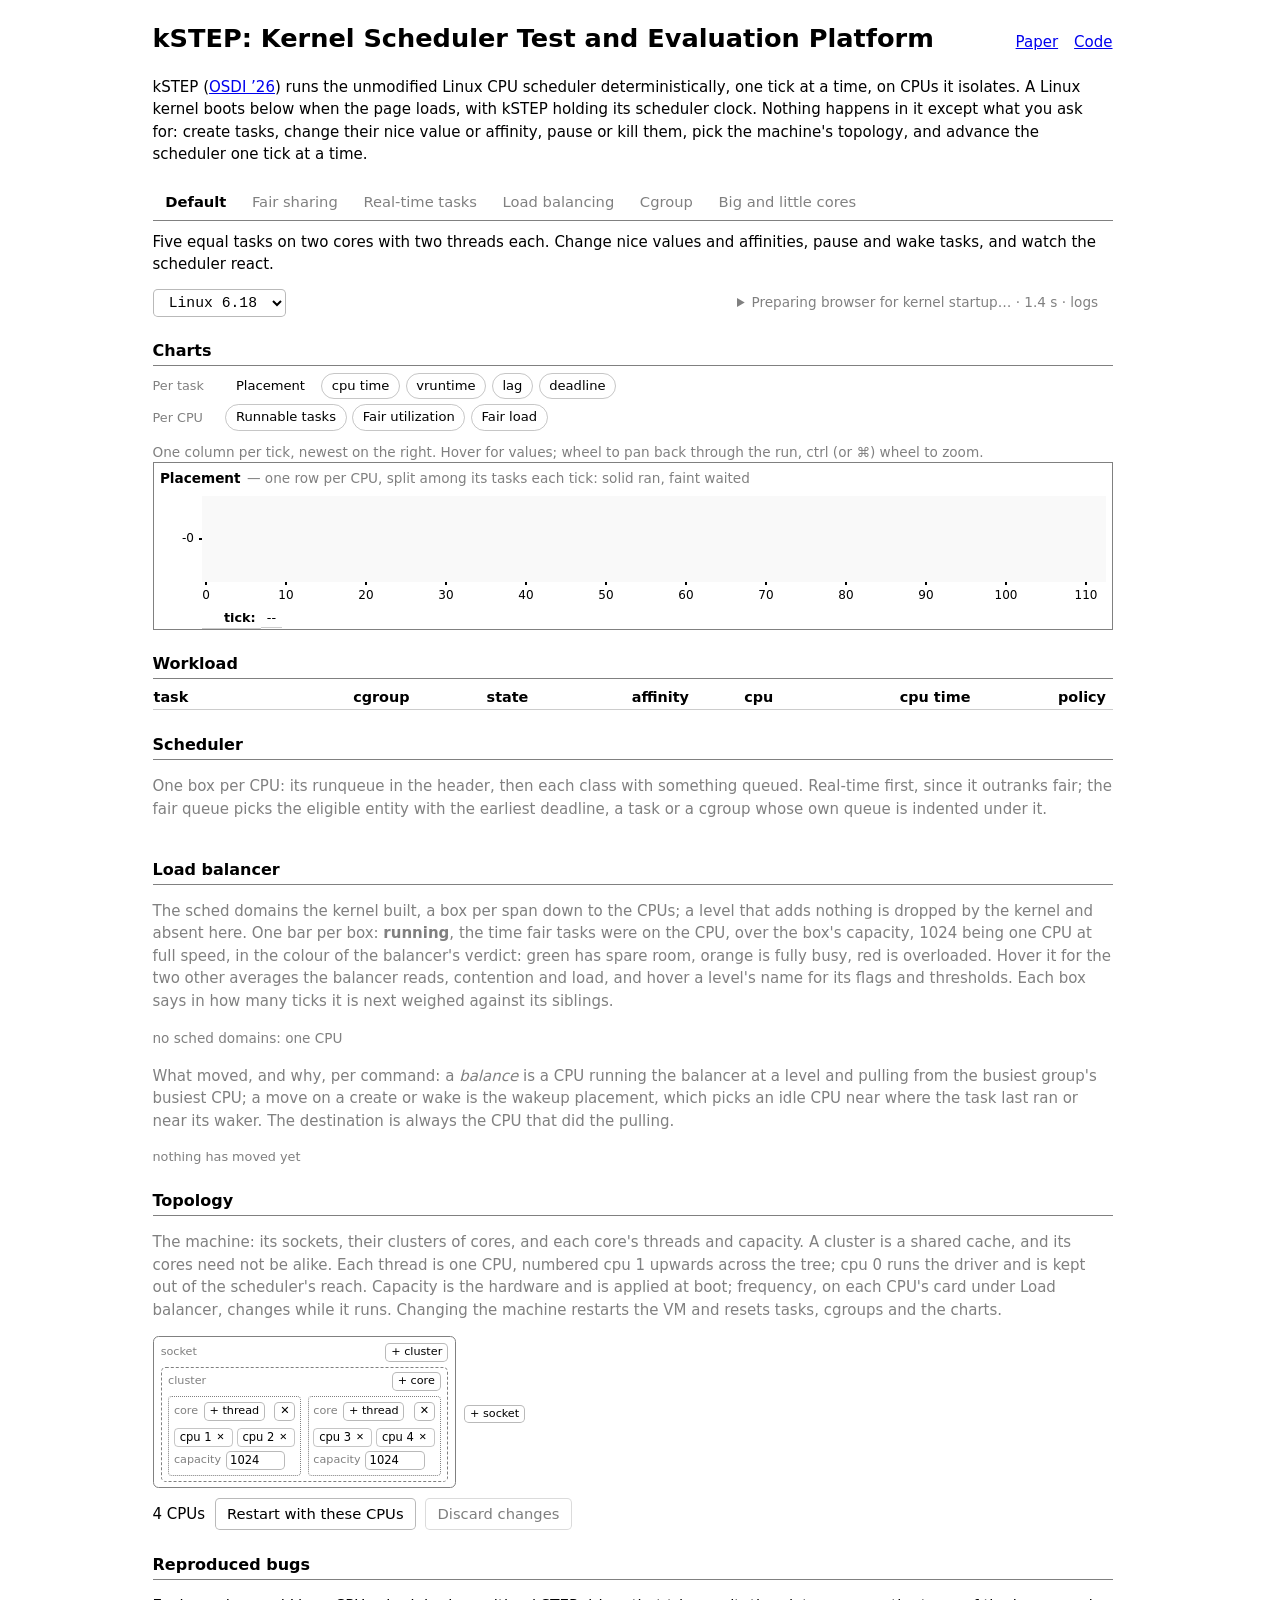
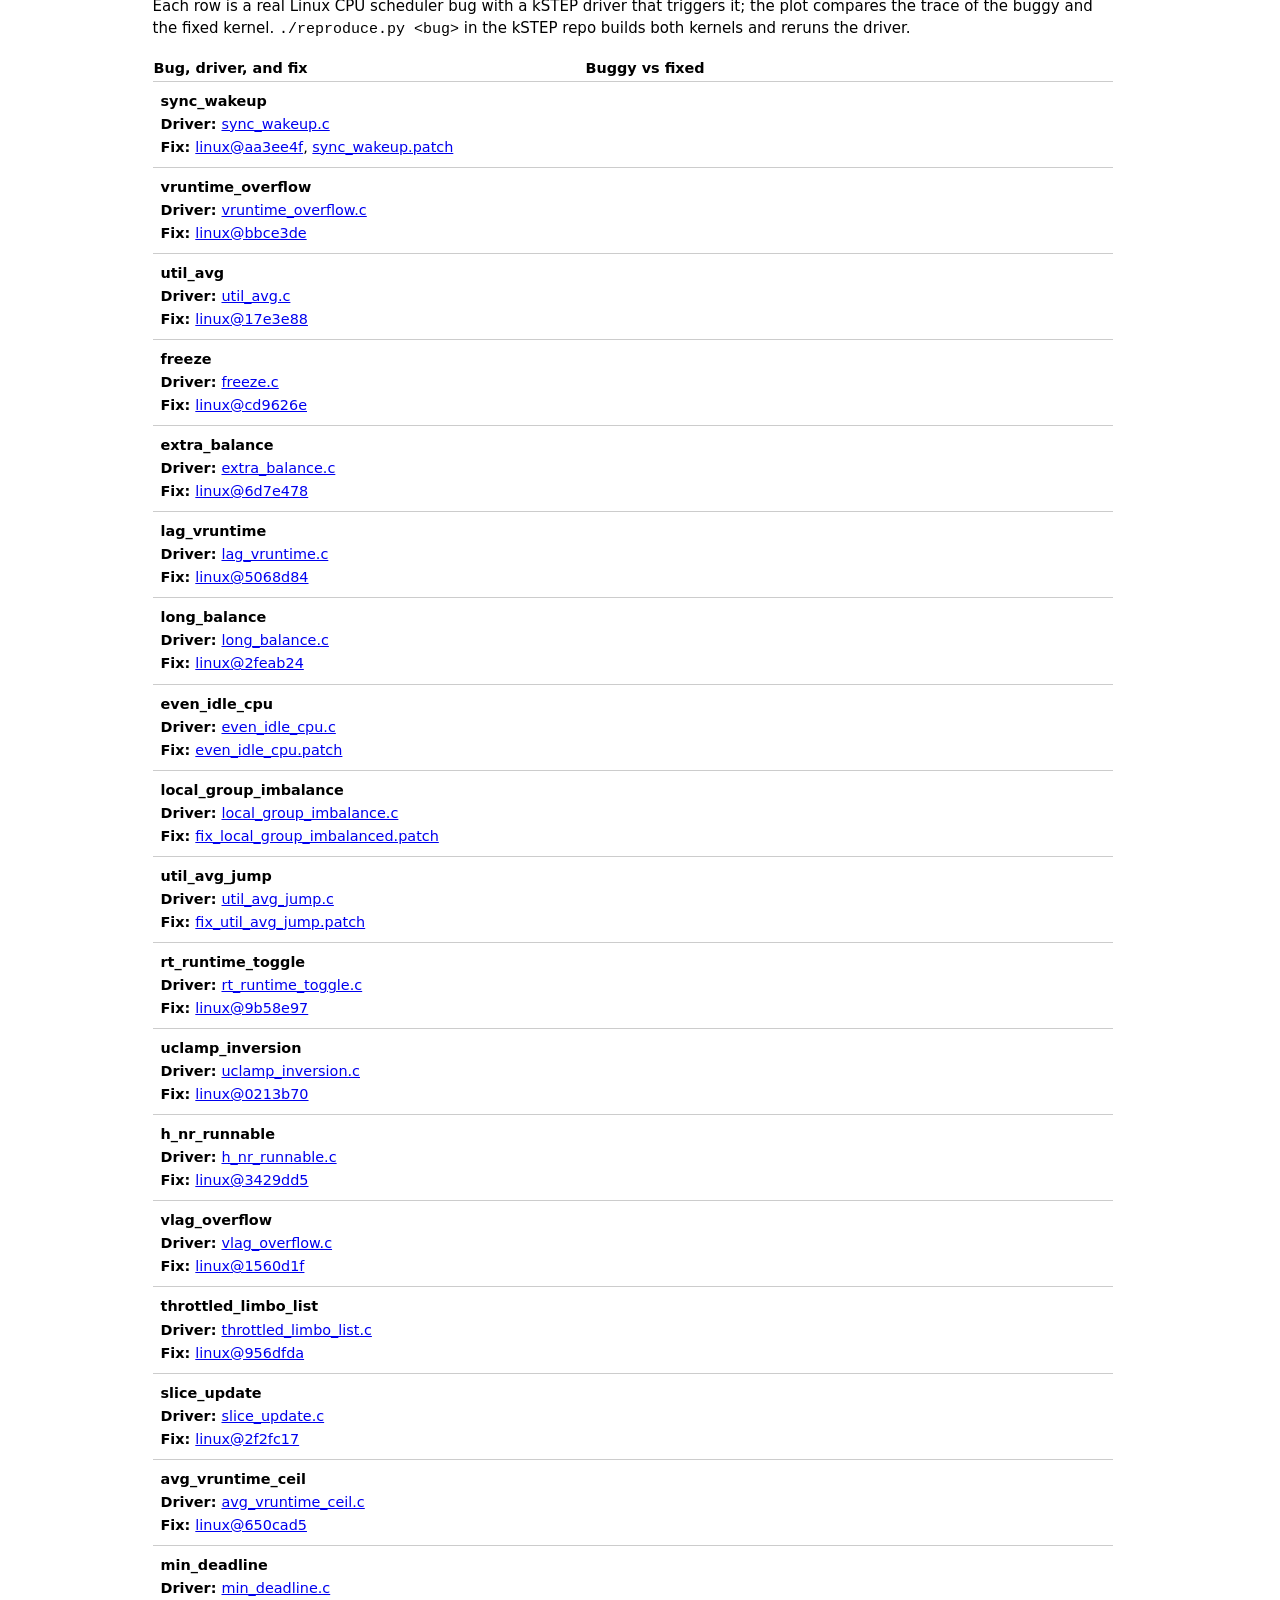
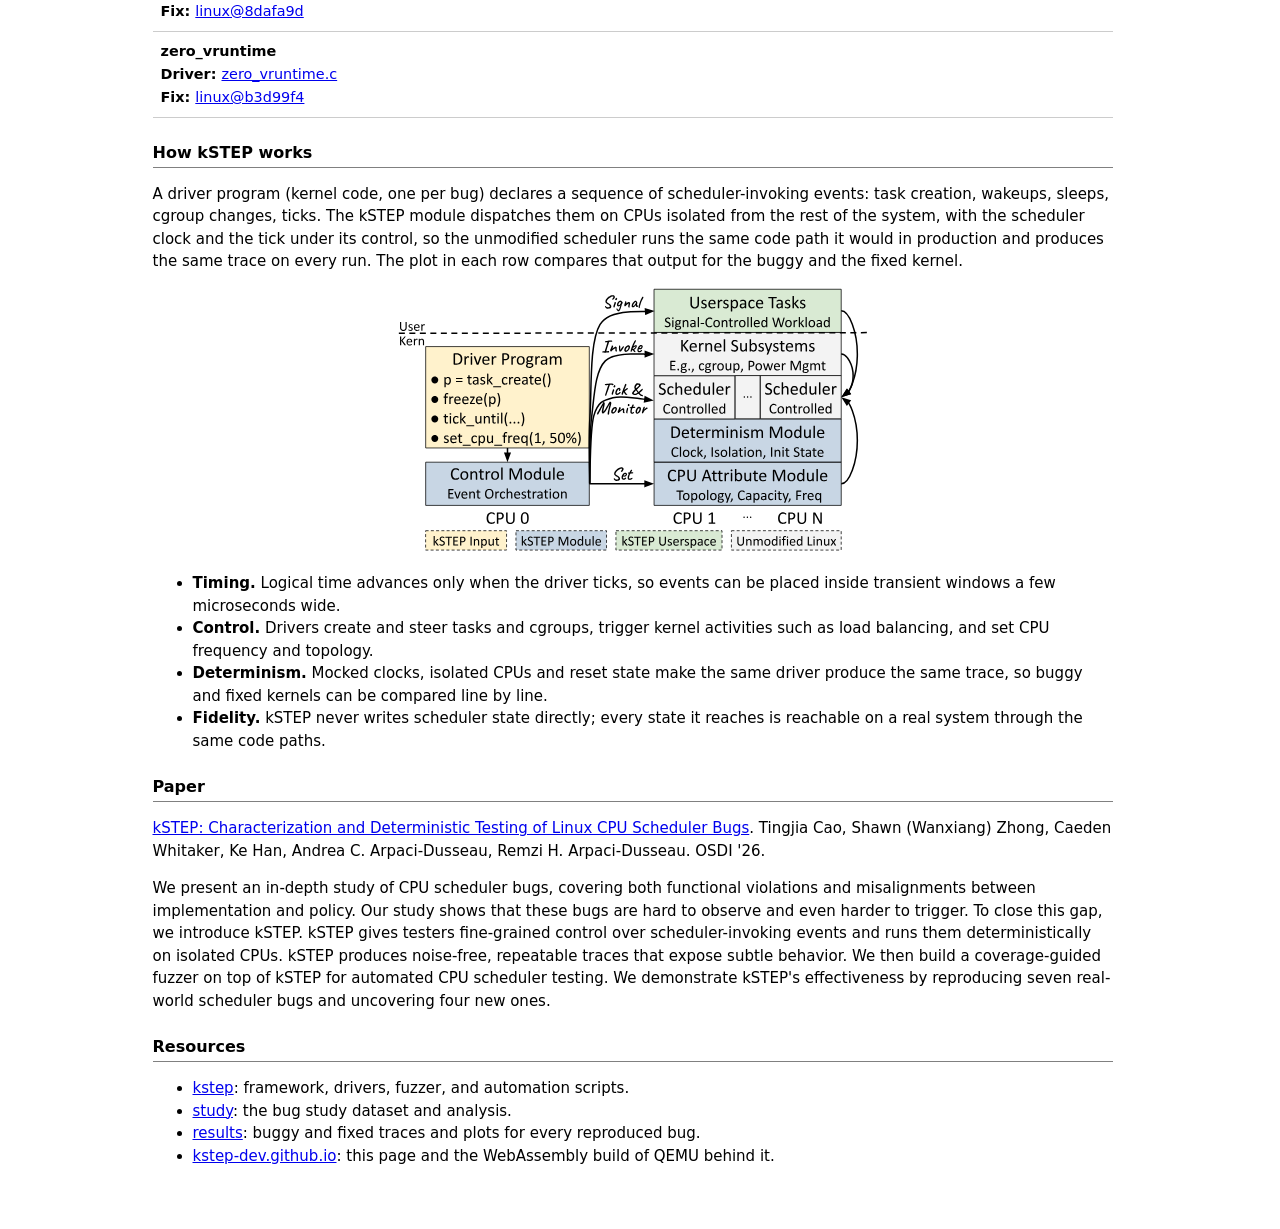
<file: index.html>
<!doctype html>
<html lang="en">
<head>
<meta charset="utf-8">
<meta name="viewport" content="width=device-width, initial-scale=1">
<title>kSTEP: Kernel Scheduler Test and Evaluation Platform</title>
<link rel="stylesheet" href="style.css">
<link rel="stylesheet" href="uPlot.min.css">
<script src="uPlot.iife.min.js"></script>
<style>
  td input { padding: 0 .2rem; font-size: .85rem; }
  td input.bad { border-color: crimson; color: crimson; }
  td select { padding: 0 .2rem; font-size: .85rem; }
  #tasks th, #tasks td { text-align: right; font-variant-numeric: tabular-nums; }
  /* the button that adds a row lines up under the row actions, so every button in the table
     is in one column; the foot goes with it while the VM is booting and the button is hidden */
  #tasks tfoot td { text-align: right; }
  #tasks th:first-child, #tasks td:first-child { text-align: left; }
  #tasks input.inert { color: GrayText; }   /* a parameter the task's class does not read */
  /* queues: one table per CPU, the root queue's rows first and a cgroup's queue indented under
     its entity's row, since that queue hangs off that entity. Rows are the entities the queue
     picks between, tasks and group entities alike, in the kernel's order */
  /* one box per CPU, all the same width, and a row's boxes the same height: a task moving
     between CPUs or classes changes what is inside a box, not the boxes */
  #queues { display: grid; grid-template-columns: repeat(auto-fit, minmax(24rem, 1fr)); gap: .6rem; margin: .3rem 0 .6rem; }
  .rq { border: 1px solid GrayText; border-radius: .35rem; padding: .35rem .45rem; min-width: 0; overflow-x: auto; }
  .rq > header { display: flex; gap: .6rem; align-items: baseline; font-size: .85rem; color: GrayText; }
  .rq > header > .cpu { color: CanvasText; font-weight: 600; }
  .rq > header > .note { margin-left: auto; }   /* the runqueue's number at the right, as a class's are */
  .rq > header b { color: CanvasText; font-weight: 600; }
  .rq > header .task-chip { vertical-align: middle; }
  /* a class's block inside a CPU's box: its own line, then its table */
  .rq .class { margin-top: .5rem; }   /* the class's name marks where its block starts */
  /* the class's line: its name in front, the class's numbers pushed to the right */
  .rq .class > header { display: flex; gap: .6rem; align-items: baseline; font-size: .85rem; color: GrayText; }
  .rq .class > header .name { color: CanvasText; font-weight: 600; }
  .rq .class > header .name small { color: GrayText; font-weight: normal; margin-left: .3rem; }
  .rq .class > header .note:first-of-type { margin-left: auto; }
  .rq .class.throttled > header .name { color: GrayText; text-decoration: line-through; }   /* the real-time class is off the CPU until the period ends */
  .rq.idle { border-style: dashed; }
  .rq table { font-size: .85rem; border-collapse: collapse; margin-top: .2rem; }
  .rq th, .rq td { text-align: right; font-variant-numeric: tabular-nums; padding: 0 .3rem; }
  .rq th:first-child, .rq td:first-child { text-align: left; padding-left: 0; }
  .rq th { color: GrayText; font-weight: normal; }
  .rq tr.ineligible td { color: GrayText; }
  /* the marker for the task that ran: its space is reserved on every row, so the column does not
     widen on whichever row has it this tick */
  .rq td:first-child::after { content: '\25B6'; display: inline-block; width: .7rem; text-align: right; font-size: .55rem; visibility: hidden; }
  .rq tr.running td:first-child::after { visibility: visible; }
  .rq tr.next td:first-child::after { content: '\25B7'; visibility: visible; }   /* what pick_eevdf would take next */
  .rq .path { font-family: ui-monospace, SFMono-Regular, Menlo, monospace; }
  .rq .note { font-variant-numeric: tabular-nums; }
  #cpu-hint { margin: 0; }
  /* scenario tabs: the page's navigation; everything below is the selected scenario */
  #scenarios { display: flex; flex-wrap: wrap; gap: 0; margin: 1.2rem 0 0; border-bottom: 1px solid GrayText; }
  #scenarios button { border: 0; border-bottom: 3px solid transparent; border-radius: 0; background: none; padding: .35rem .8rem; margin-bottom: -1px; color: GrayText; }
  #scenarios button:hover { color: CanvasText; background: none; }
  #scenarios button.active { color: CanvasText; font-weight: 600; border-bottom-color: AccentColor; }
  #scenario-text { margin: .6rem 0 0; }
  #legend { margin: .3rem 0 0; font-size: .85rem; }
  #cpu-hint:empty { display: none; }
  #cpu-hint.bad { color: crimson; }
  /* the control bar: the kernel to boot, then the clock, one row under the scenario's text */
  #controls { display: flex; flex-wrap: wrap; align-items: center; gap: .9rem; margin: .8rem 0 0; }
  #controls #kernel { font-family: ui-monospace, SFMono-Regular, Menlo, monospace; }
  /* the kernel is one choice, the clock another: a rule between them, the row's height like .sep's */
  #controls #clock { align-self: stretch; padding-left: .9rem; border-left: 1px solid color-mix(in srgb, GrayText 60%, transparent); }
  /* the two buttons are one group -- what you press; the rate box is a setting, behind a rule */
  #clock { display: inline-flex; gap: .35rem; align-items: center; font-size: 1rem; font-weight: normal; }
  #clock label { font-size: .85rem; }
  #play { width: 4.6rem; padding-left: 0; padding-right: 0; }   /* one width for both of its words, so the row does not shift as it toggles */
  /* align-self: stretch so the rule is the row's height, not the small text's */
  #clock .sep { align-self: stretch; margin-left: .55rem; padding-left: .9rem; display: flex; align-items: center; gap: .3rem;
                border-left: 1px solid color-mix(in srgb, GrayText 60%, transparent); }
  #clock .sep input { min-width: 0; }   /* the browser's default number-box width; min-width 0 lets it shrink in the flex row */
  #figure-picks { margin: 0 0 .7rem; display: flex; flex-direction: column; gap: .3rem; }
  .pick-row { display: flex; align-items: center; gap: .35rem; flex-wrap: wrap; }
  .pick-row > .pick-label { color: GrayText; font-size: .8rem; width: 4.2rem; flex: none; }
  .chip { display: inline-flex; align-items: center; padding: .15rem .6rem; font-size: .82rem; line-height: 1.5;
          border: 1px solid color-mix(in srgb, GrayText 45%, transparent); border-radius: 1rem;
          cursor: pointer; user-select: none; white-space: nowrap; }
  .chip:hover { background: color-mix(in srgb, GrayText 14%, Canvas); }
  .chip.on { background: AccentColor; color: AccentColorText; border-color: transparent; }
  .chip input { position: absolute; opacity: 0; width: 0; height: 0; }   /* the checkbox is still the control */
  .chip:focus-within { outline: 2px solid Highlight; outline-offset: 2px; }
  @media (max-width: 560px) { .pick-row > .pick-label { width: 100%; } }
  .chart { border: 1px solid GrayText; margin-bottom: .5rem; }
  .chart-head { display: flex; align-items: baseline; gap: .4rem; flex-wrap: wrap; padding: .3rem .4rem 0; font-size: .85rem; color: GrayText; }
  .chart-head b { color: CanvasText; font-weight: 600; }
  /* the workload is one table: a cgroup's row, then its tasks and child cgroups one step in */
  #tasks tr.group td { background: color-mix(in srgb, GrayText 10%, Canvas); color: GrayText; font-size: .85rem; }
  #tasks tr.group .path { font-weight: 600; color: CanvasText; font-family: ui-monospace, SFMono-Regular, Menlo, monospace; }
  #tasks tr.group input[type=number] { width: 3.4rem; }
  /* the parameter, named by its class; one width for "nice" and "priority", so the row holds still when the policy changes */
  #tasks td label { display: inline-flex; align-items: center; gap: .3rem; white-space: nowrap; min-width: 6.8rem; }
  #tasks tr.group .f-label { font-size: .75rem; }
  #tasks tr.group button { padding: 0 .35rem; font-size: .7rem; line-height: 1.5; }
  #tasks tr.group td:last-child > span { display: inline-flex; }
  #tasks td:first-child { padding-left: calc(.2rem + var(--depth, 0) * 1.2rem); }
  .task-chip { display: inline-flex; align-items: center; justify-content: center; min-width: 1.4rem;
    padding: 0 .3rem; border-radius: .25rem; font-size: .75rem; color: #fff; font-variant-numeric: tabular-nums;
    user-select: none; }
  #tasks td select.cgroup { font-family: ui-monospace, SFMono-Regular, Menlo, monospace; font-size: .8rem; }
  .chart-head .note { flex: 1 1 12rem; min-width: 0; }
  /* uPlot follows the page's system colours instead of its own light-mode defaults */
  .uplot .u-axis, .u-legend { color: CanvasText; }
  .u-legend { font-size: .8rem; padding: .2rem 0 0 48px; text-align: left; }
  .u-legend .u-series > * { padding: 0 .35rem; }
  .u-legend .u-marker { border-radius: 2px; }
  .u-legend tr.u-off > * { opacity: .35; }   /* a series hidden by clicking its legend entry */
  .u-cursor-x, .u-cursor-y { border-color: color-mix(in srgb, GrayText 60%, transparent); }
  #bugs th { text-align: left; }
  #bugs td { vertical-align: middle; padding: .5rem; }
  #bugs td:last-child { width: 55%; text-align: center; }
  #bugs img { max-height: 14rem; max-width: 100%; }
  #bugs td div { line-height: 1.6; }
  /* the domain tree: a box per span, its groups inside it, CPU cards at the leaves */
  #balancer { margin: .3rem 0 .6rem; overflow-x: auto; }
  #balancer:empty::before { content: 'no sched domains: one CPU'; color: GrayText; font-size: .85rem; }
  .dom { border: 1px solid GrayText; border-radius: .35rem; padding: .35rem .45rem; min-width: 0; overflow: hidden; }
  .dom > header { display: flex; flex-wrap: wrap; gap: .5rem; align-items: center; font-size: .8rem; color: GrayText; margin-bottom: .25rem; }
  .dom > header > span:last-child { margin-left: auto; }   /* the task count at the right */
  .dom > footer { display: flex; justify-content: flex-end; font-size: .8rem; color: GrayText; margin-top: .3rem; }
  .dom > footer .stat { font-variant-numeric: tabular-nums; }
  .dom > footer .stat b { color: CanvasText; font-weight: 600; }
  .dom > footer:empty, .dom > footer .stat:empty { display: none; }
  .dom > header .stat { color: GrayText; font-variant-numeric: tabular-nums; }
  .dom > header .stat b { color: CanvasText; font-weight: 600; }
  .dom > header .lvl { color: CanvasText; font-weight: 600; }
  .dom > header .span { font-variant-numeric: tabular-nums; }
  /* sibling boxes side by side while they fit, at least 22rem each and at most four across; wider ones stack */
  .dom > .bar { margin: 0 0 .6rem; }   /* room between a box's bar and what it sums */
  .dom > .kids { display: grid; grid-template-columns: repeat(auto-fit, minmax(max(22rem, calc(25% - .3rem)), 1fr)); gap: .4rem; }
  /* a CPU's card: name, frequency and the balancer's word on one line, the bar across the card,
     the readings under it; a group's cards sit side by side */
  /* cards at least 11rem wide, and never more than four across: a card is at least a quarter of the row less the gaps */
  .dom > .kids.cpus, #balancer.cpus { display: grid; grid-template-columns: repeat(auto-fit, minmax(max(11rem, calc(25% - .3rem)), 1fr)); gap: .4rem; }
  .cpu-row { border: 1px dotted GrayText; border-radius: .3rem; padding: .3rem .45rem; display: flex; flex-direction: column; gap: .2rem; font-size: .8rem; line-height: 1.35; min-width: 0; }
  .cpu-row .line { display: flex; flex-wrap: wrap; align-items: center; gap: 0 .7rem; white-space: nowrap; }
  .cpu-row .line > .stat:last-child { margin-left: auto; }   /* the task count, and the countdown below it, at the right as in a box */
  .cpu-row > .bar { flex: none; line-height: 1; }
  .cpu-row .freq input { padding: 0 .2rem; font-size: .8rem; }
  .cpu-row .cpu { font-weight: 600; }
  .cpu-row .freq { display: inline-flex; align-items: center; gap: .3rem; color: GrayText; }
  .cpu-row .freq input { width: 3.2rem; }
  .cpu-row .stat { color: GrayText; font-variant-numeric: tabular-nums; }
  .cpu-row .stat b { color: CanvasText; font-weight: 600; }
  .cpu-row .hot:empty { display: none; }
  /* one bar per box: the fill is running in the class's colour, the number inside at the right */
  .bar { display: block; min-width: 0; }
  .bar .track { position: relative; display: block; height: .85rem; border: 1px solid color-mix(in srgb, GrayText 55%, transparent); border-radius: .2rem; overflow: hidden; background: Canvas; }
  .bar .fill { position: absolute; inset: 0 auto 0 0; background: color-mix(in srgb, AccentColor 60%, Canvas); }
  .bar[data-cls="has spare"] .fill { background: color-mix(in srgb, seagreen 65%, Canvas); }
  .bar[data-cls="fully busy"] .fill { background: color-mix(in srgb, darkorange 70%, Canvas); }
  .bar[data-cls="overloaded"] .fill { background: color-mix(in srgb, crimson 80%, Canvas); }
  .bar .num { position: absolute; inset: 0 .35rem 0 auto; display: flex; align-items: center; font-size: .62rem; line-height: 1; color: CanvasText; font-variant-numeric: tabular-nums; white-space: nowrap; }
  .hot { color: crimson; font-weight: 600; }
  .cpu-row.pulled { border-style: solid; border-color: color-mix(in srgb, AccentColor 70%, GrayText); }
  /* the recent balances and moves, newest first */
  #balance-log { margin: .3rem 0 .6rem; padding-left: 3.4rem; font-size: .8rem; color: GrayText; font-variant-numeric: tabular-nums; }
  #balance-log li { margin: .1rem 0; }
  #balance-log li::marker { content: 'tick ' attr(value) '  '; }
  #balance-log .task-chip { vertical-align: middle; }
  #balance-log:empty::before { content: 'nothing has moved yet'; margin-left: -3.4rem; }
  #cpus h3 { margin: 1.2rem 0 .4rem; font-size: .95rem; }
  #cpu-draft { font-size: .85rem; font-weight: normal; }
  #cpu-actions { display: flex; flex-wrap: wrap; gap: .6rem; margin: .6rem 0; align-items: center; }
  #cpu-layout input { width: 3rem; }
  /* the machine drawing, which is also the form: every box is the thing it draws */
  #cpu-layout { width: auto; margin: .5rem 0; font-size: .85rem; display: flex; flex-wrap: wrap; gap: .5rem; align-items: flex-start; }
  #cpu-layout .socket { border: 1px solid GrayText; border-radius: .35rem; padding: .35rem .45rem; }
  #cpu-layout .cluster { border: 1px dashed GrayText; border-radius: .3rem; padding: .3rem .4rem; }
  #cpu-layout header { font-size: .7rem; color: GrayText; margin-bottom: .3rem; display: flex; align-items: center; gap: .25rem; }
  #cpu-layout .core > header { margin-bottom: .2rem; }
  #cpu-layout .clusters, #cpu-layout .cores { display: flex; flex-wrap: wrap; gap: .4rem; align-items: flex-start; }
  #cpu-layout .core { border: 1px dotted GrayText; border-radius: .25rem; padding: .3rem; display: flex; flex-direction: column; gap: .25rem; align-items: stretch; }
  #cpu-layout .core > button.act { align-self: flex-start; }
  #cpu-layout .corecpus { display: inline-flex; flex-wrap: wrap; gap: .25rem; align-items: center; }
  #cpu-layout .thread { display: inline-flex; align-items: center; gap: .15rem; font-size: .72rem; font-variant-numeric: tabular-nums;
    border: 1px solid color-mix(in srgb, GrayText 45%, transparent); border-radius: .25rem; padding: 0 .3rem; }
  #cpu-layout .thread button.act { padding: 0 .15rem; font-size: .6rem; border: 0; background: none; }
  #cpu-layout .cpuline { display: flex; flex-direction: column; align-items: flex-start; gap: .25rem; }   /* the threads, then the capacity on its own line */
  #cpu-layout .caprow { display: inline-flex; align-items: center; gap: .3rem; font-size: .7rem; color: GrayText; }
  #cpu-layout .capnum { width: 3.2rem; font-size: .72rem; padding: 0 .2rem; font-variant-numeric: tabular-nums; }
  #cpu-layout .capnum.bad { border-color: crimson; color: crimson; }
  /* every box action looks the same, whatever it says; adding sits by the name, so clicking it
     twice lands twice, and only the destructive one is pushed to the right edge */
  #cpu-layout header .name { white-space: nowrap; margin-right: .1rem; }
  #cpu-layout header button.rm { margin-left: auto; }
  #cpu-layout button.act { padding: 0 .3rem; font-size: .7rem; line-height: 1.5; white-space: nowrap;
    font-variant-numeric: tabular-nums; align-self: center; }
  #cpu-layout > button.act { margin-top: .2rem; }
  /* the page keeps its scrollbar's width whether or not the content needs one, so a right-aligned
     line does not jump when opening the logs makes the page taller */
  html { scrollbar-gutter: stable; }
  /* the machine's status ends the control row and stays there when the logs open: the details box
     lays out as its children, so the summary is an item of the row and the panes take a row of their own */
  #kernel-logs { display: contents; }
  #kernel-logs summary { margin-left: auto; }
  #kernel-logs #panes { flex-basis: 100%; }
  #kernel-logs summary { cursor: pointer; }
  #kernel-logs #status { margin-left: 0; color: inherit; }
  #kernel-logs #status.bad { color: crimson; font-weight: 600; }
  #kernel-logs #panes { margin-top: .6rem; }
  /* one gray line: the status, the boot's latest console line while it lasts, and the log toggle */
  #kernel-logs summary { color: GrayText; font-size: .85rem; }
  #boot-preview { display: inline-block; max-width: 22rem; vertical-align: bottom; overflow: hidden; text-overflow: ellipsis; white-space: nowrap; margin-left: .5rem; font: 12px/1.5 ui-monospace, monospace; }
  pre .err { color: crimson; }
  pre .event { opacity: .6; }
</style>
</head>
<body>
<header>
  <h1>kSTEP: Kernel Scheduler Test and Evaluation Platform</h1>
  <nav><a href="assets/paper-osdi26.pdf">Paper</a><a href="https://github.com/kstep-dev/kstep">Code</a></nav>
</header>
<p>kSTEP (<a href="assets/paper-osdi26.pdf">OSDI ’26</a>) runs the unmodified Linux CPU scheduler deterministically, one tick at a time, on CPUs it isolates. A Linux kernel boots below when the page loads, with kSTEP holding its scheduler clock. Nothing happens in it except what you ask for: create tasks, change their nice value or affinity, pause or kill them, pick the machine's topology, and advance the scheduler one tick at a time.</p>

<section id="playground" aria-label="playground">
<nav id="scenarios" aria-label="scenarios"></nav>
<p id="scenario-text"></p>

<div id="controls">
  <label title="The Linux release the playground boots: every supported LTS kernel has an image. Changing it restarts with the same scenario."><select id="kernel"></select></label>
  <span id="clock" hidden><button id="play" title="stop the clock">pause</button><button id="step" title="stop the clock and advance exactly one tick">step</button><button id="restart" title="restart the VM from this scenario's initial condition: the same machine and setup script, with fresh tasks, cgroups and charts (reloads the page)">restart</button>
  <label class="sep"><input id="speed" type="number" min="1" max="1000" step="10" value="20" title="ticks per second while the clock runs"> ticks/s</label></span>
  <details id="kernel-logs">
    <summary><span id="status" role="status">Loading kernel…</span><span id="boot-elapsed" class="hint" aria-hidden="true"></span><span id="boot-preview" hidden></span> · logs</summary>
    <div id="panes">
      <div class="pane"><h3>Kernel console</h3><pre id="console"></pre></div>
      <div class="pane"><h3>kSTEP trace</h3><pre id="log"></pre></div>
    </div>
  </details>
</div>


<h2>Charts</h2>
<div id="figure-picks"></div>
<p class="hint" id="legend">One column per tick, newest on the right. Hover for values; wheel to pan back through the run, ctrl (or ⌘) wheel to zoom.</p>
<div id="charts"></div>

<h2>Workload</h2>
<div class="table-scroll" role="region" aria-label="Tasks" tabindex="0">
<table id="tasks"><thead><tr><th>task</th><th title="The cgroup the task is in. Pick another to move it there; a cgroup with child cgroups cannot take tasks (cgroup v2 keeps tasks and controlled children apart), so it is greyed out.">cgroup</th><th>state</th><th title="A task's allowed CPUs; a cgroup's cpuset.cpus">affinity</th><th>cpu</th><th title="sum_exec_runtime: CPU time this task has actually been given, in milliseconds of real time">cpu time</th><th title="How the task is scheduled, as sched_setattr takes it: the policy, grouped by the class that implements it, and the one parameter that class reads -- nice for the fair classes (normal, batch), a real-time priority for fifo and rr. SCHED_IDLE ignores nice as well, so it is greyed there. The weight the fair class derives from nice is under Scheduler, next to the siblings it is compared against.">policy</th><th></th></tr></thead><tbody></tbody></table>
</div>


<h2>Scheduler</h2>
<p class="hint">One box per CPU: its runqueue in the header, then each class with something queued. Real-time first, since it outranks fair; the fair queue picks the eligible entity with the earliest deadline, a task or a cgroup whose own queue is indented under it.</p>
<div id="queues"></div>

<h2>Load balancer</h2>
<p class="hint">The sched domains the kernel built, a box per span down to the CPUs; a level that adds nothing is dropped by the kernel and absent here. One bar per box: <b>running</b>, the time fair tasks were on the CPU, over the box&#x27;s capacity, 1024 being one CPU at full speed, in the colour of the balancer&#x27;s verdict: green has spare room, orange is fully busy, red is overloaded. Hover it for the two other averages the balancer reads, contention and load, and hover a level&#x27;s name for its flags and thresholds. Each box says in how many ticks it is next weighed against its siblings. <span id="domains-collapsed"></span></p>
<div id="balancer"></div>
<p class="hint">What moved, and why, per command: a <i>balance</i> is a CPU running the balancer at a level and pulling from the busiest group's busiest CPU; a move on a create or wake is the wakeup placement, which picks an idle CPU near where the task last ran or near its waker. The destination is always the CPU that did the pulling.</p>
<ol id="balance-log" reversed></ol>


<section id="cpus" aria-labelledby="cpus-title">
<h2 id="cpus-title">Topology <span id="cpu-draft" class="hint"></span></h2>

<section id="cpu-editor">
<p class="hint">The machine: its sockets, their clusters of cores, and each core's threads and capacity. A cluster is a shared cache, and its cores need not be alike. Each thread is one CPU, numbered cpu 1 upwards across the tree; cpu 0 runs the driver and is kept out of the scheduler's reach. Capacity is the hardware and is applied at boot; frequency, on each CPU's card under Load balancer, changes while it runs. Changing the machine restarts the VM and resets tasks, cgroups and the charts.</p>
<div id="cpu-layout"></div>
<p id="cpu-hint" class="hint" role="status"></p>
<div id="cpu-actions"><span id="ncpus-label"></span><button id="boot">Restart with these CPUs</button><button id="discard-cpus">Discard changes</button></div>

</section>
</section>
</section>

<h2>Reproduced bugs</h2>
<p>Each row is a real Linux CPU scheduler bug with a kSTEP driver that triggers it; the plot compares the trace of the buggy and the fixed kernel. <code>./reproduce.py &lt;bug&gt;</code> in the kSTEP repo builds both kernels and reruns the driver.</p>
<div class="table-scroll" role="region" aria-label="Reproduced bugs" tabindex="0">
<table id="bugs">
  <thead><tr><th>Bug, driver, and fix</th><th>Buggy vs fixed</th></tr></thead>
  <tbody></tbody>
</table>
</div>

<h2>How kSTEP works</h2>
<p>A driver program (kernel code, one per bug) declares a sequence of scheduler-invoking events: task creation, wakeups, sleeps, cgroup changes, ticks. The kSTEP module dispatches them on CPUs isolated from the rest of the system, with the scheduler clock and the tick under its control, so the unmodified scheduler runs the same code path it would in production and produces the same trace on every run. The plot in each row compares that output for the buggy and the fixed kernel.</p>
<figure><img src="figures/arch.svg" alt="kSTEP architecture"></figure>
<ul>
  <li><b>Timing.</b> Logical time advances only when the driver ticks, so events can be placed inside transient windows a few microseconds wide.</li>
  <li><b>Control.</b> Drivers create and steer tasks and cgroups, trigger kernel activities such as load balancing, and set CPU frequency and topology.</li>
  <li><b>Determinism.</b> Mocked clocks, isolated CPUs and reset state make the same driver produce the same trace, so buggy and fixed kernels can be compared line by line.</li>
  <li><b>Fidelity.</b> kSTEP never writes scheduler state directly; every state it reaches is reachable on a real system through the same code paths.</li>
</ul>

<h2>Paper</h2>
<p><a href="assets/paper-osdi26.pdf">kSTEP: Characterization and Deterministic Testing of Linux CPU Scheduler Bugs</a>.
Tingjia Cao, Shawn (Wanxiang) Zhong, Caeden Whitaker, Ke Han, Andrea C. Arpaci-Dusseau, Remzi H. Arpaci-Dusseau.
OSDI '26.</p>
<p>We present an in-depth study of CPU scheduler bugs, covering both functional violations and
misalignments between implementation and policy. Our study shows that these bugs are hard to
observe and even harder to trigger. To close this gap, we introduce kSTEP. kSTEP gives testers
fine-grained control over scheduler-invoking events and runs them deterministically on isolated
CPUs. kSTEP produces noise-free, repeatable traces that expose subtle behavior. We then build a
coverage-guided fuzzer on top of kSTEP for automated CPU scheduler testing. We demonstrate
kSTEP's effectiveness by reproducing seven real-world scheduler bugs and uncovering four new ones.</p>

<h2>Resources</h2>
<ul>
  <li><a href="https://github.com/kstep-dev/kstep">kstep</a>: framework, drivers, fuzzer, and automation scripts.</li>
  <li><a href="https://github.com/kstep-dev/study">study</a>: the bug study dataset and analysis.</li>
  <li><a href="https://github.com/kstep-dev/results">results</a>: buggy and fixed traces and plots for every reproduced bug.</li>
  <li><a href="https://github.com/kstep-dev/kstep-dev.github.io">kstep-dev.github.io</a>: this page and the WebAssembly build of QEMU behind it.</li>
</ul>


<script src="coi-serviceworker.min.js"></script>
<script type="module">
// data.json carries the version stamp that busts viz.mjs's cache, so it is fetched first
// and handed straight to init(). Everything else lives in that module.
let data = { version: '', bugs: [] };
try {
  const response = await fetch('data.json', { cache: 'no-store' });
  if (!response.ok) throw new Error(`HTTP ${response.status}`);
  data = await response.json();
} catch (e) {
  const el = document.getElementById('status');
  el.textContent = 'data.json failed: ' + e.message; el.className = 'bad';
  document.getElementById('kernel-logs').open = true;
}
const { init } = await import(`./viz.mjs?v=${data.version}`);
init(data);
</script>
</body>
</html>
</file>
<file: style.css>
/* index.html (playground). */
[hidden] { display: none !important; }
:root { color-scheme: light dark; }
body { margin: 0 auto; padding: 0 1rem 3rem; max-width: 60rem; font: 15px/1.5 system-ui, sans-serif; }
header { display: flex; justify-content: space-between; align-items: baseline; gap: 1rem; flex-wrap: wrap; }
h1 { font-size: 1.6rem; margin: 1.2rem 0 .2rem; }
nav { display: flex; align-items: baseline; white-space: nowrap; }
nav a { margin-left: 1rem; }
h2 { flex-wrap: wrap; gap: .4rem; font-size: 1rem; margin: 1.4rem 0 .4rem; border-bottom: 1px solid GrayText; padding-bottom: .15rem; display: flex; justify-content: space-between; align-items: baseline; }
h2 span { font-weight: normal; font-size: .85rem; color: GrayText; display: flex; gap: .5rem; align-items: center; flex-wrap: wrap; }
h2 label { display: flex; gap: .35rem; align-items: center; }
button, input, select { font: inherit; font-size: .92rem; padding: .25rem .7rem; border: 1px solid color-mix(in srgb, GrayText 55%, transparent); border-radius: .3rem; background: Canvas; color: CanvasText; }
button { cursor: pointer; }
button:hover:not(:disabled) { background: color-mix(in srgb, GrayText 12%, Canvas); }
button:disabled { cursor: default; opacity: .5; }
button.primary { background: AccentColor; color: AccentColorText; border-color: transparent; }
button.primary:hover:not(:disabled) { filter: brightness(1.1); }
table { border-collapse: collapse; width: 100%; font-size: .9rem; }
th, td { border-bottom: 1px solid color-mix(in srgb, GrayText 40%, transparent); }
th { font-weight: 600; }
td button { padding: 0 .5rem; font-size: .8rem; }
#status { color: GrayText; font-weight: normal; font-variant-numeric: tabular-nums; margin-left: .4rem; }
#status.bad { color: crimson; }
#panes { display: grid; grid-template-columns: 1fr 1fr; gap: .8rem; margin-top: 1.4rem; }
@media (max-width: 800px) { #panes { grid-template-columns: 1fr; } }
.pane { min-width: 0; }   /* let grid cells shrink; long lines scroll inside the pane */
.pane h3 { font-size: .8rem; font-weight: 600; margin: 0 0 .25rem; display: flex; justify-content: space-between; align-items: center; }
pre { margin: 0; height: 14rem; overflow: auto; max-width: 100%; padding: .5rem .7rem; border: 1px solid GrayText; font: 12px/1.35 ui-monospace, SFMono-Regular, Menlo, monospace; white-space: pre; }
figure { text-align: center; margin: .8rem 0; }
figure img { max-width: 100%; max-height: 22rem; }
.hint { color: GrayText; }

/* Keep wide data inside a keyboard-scrollable region on small screens. */
.table-scroll { max-width: 100%; overflow-x: auto; }
:focus-visible { outline: 2px solid Highlight; outline-offset: 2px; }
</file>
<file: uPlot.min.css>
.uplot, .uplot *, .uplot *::before, .uplot *::after {box-sizing: border-box;}.uplot {font-family: system-ui, -apple-system, "Segoe UI", Roboto, "Helvetica Neue", Arial, "Noto Sans", sans-serif, "Apple Color Emoji", "Segoe UI Emoji", "Segoe UI Symbol", "Noto Color Emoji";line-height: 1.5;width: min-content;}.u-title {text-align: center;font-size: 18px;font-weight: bold;}.u-wrap {position: relative;user-select: none;}.u-over, .u-under {position: absolute;}.u-under {overflow: hidden;}.uplot canvas {display: block;position: relative;width: 100%;height: 100%;}.u-axis {position: absolute;}.u-legend {font-size: 14px;margin: auto;text-align: center;}.u-inline {display: block;}.u-inline * {display: inline-block;}.u-inline tr {margin-right: 16px;}.u-legend th {font-weight: 600;}.u-legend th > * {vertical-align: middle;display: inline-block;}.u-legend .u-marker {width: 1em;height: 1em;margin-right: 4px;background-clip: padding-box !important;}.u-inline.u-live th::after {content: ":";vertical-align: middle;}.u-inline:not(.u-live) .u-value {display: none;}.u-series > * {padding: 4px;}.u-series th {cursor: pointer;}.u-legend .u-off > * {opacity: 0.3;}.u-select {background: rgba(0,0,0,0.07);position: absolute;pointer-events: none;}.u-cursor-x, .u-cursor-y {position: absolute;left: 0;top: 0;pointer-events: none;will-change: transform;}.u-hz .u-cursor-x, .u-vt .u-cursor-y {height: 100%;border-right: 1px dashed #607D8B;}.u-hz .u-cursor-y, .u-vt .u-cursor-x {width: 100%;border-bottom: 1px dashed #607D8B;}.u-cursor-pt {position: absolute;top: 0;left: 0;border-radius: 50%;border: 0 solid;pointer-events: none;will-change: transform;/*this has to be !important since we set inline "background" shorthand */background-clip: padding-box !important;}.u-axis.u-off, .u-select.u-off, .u-cursor-x.u-off, .u-cursor-y.u-off, .u-cursor-pt.u-off {display: none;}
</file>
